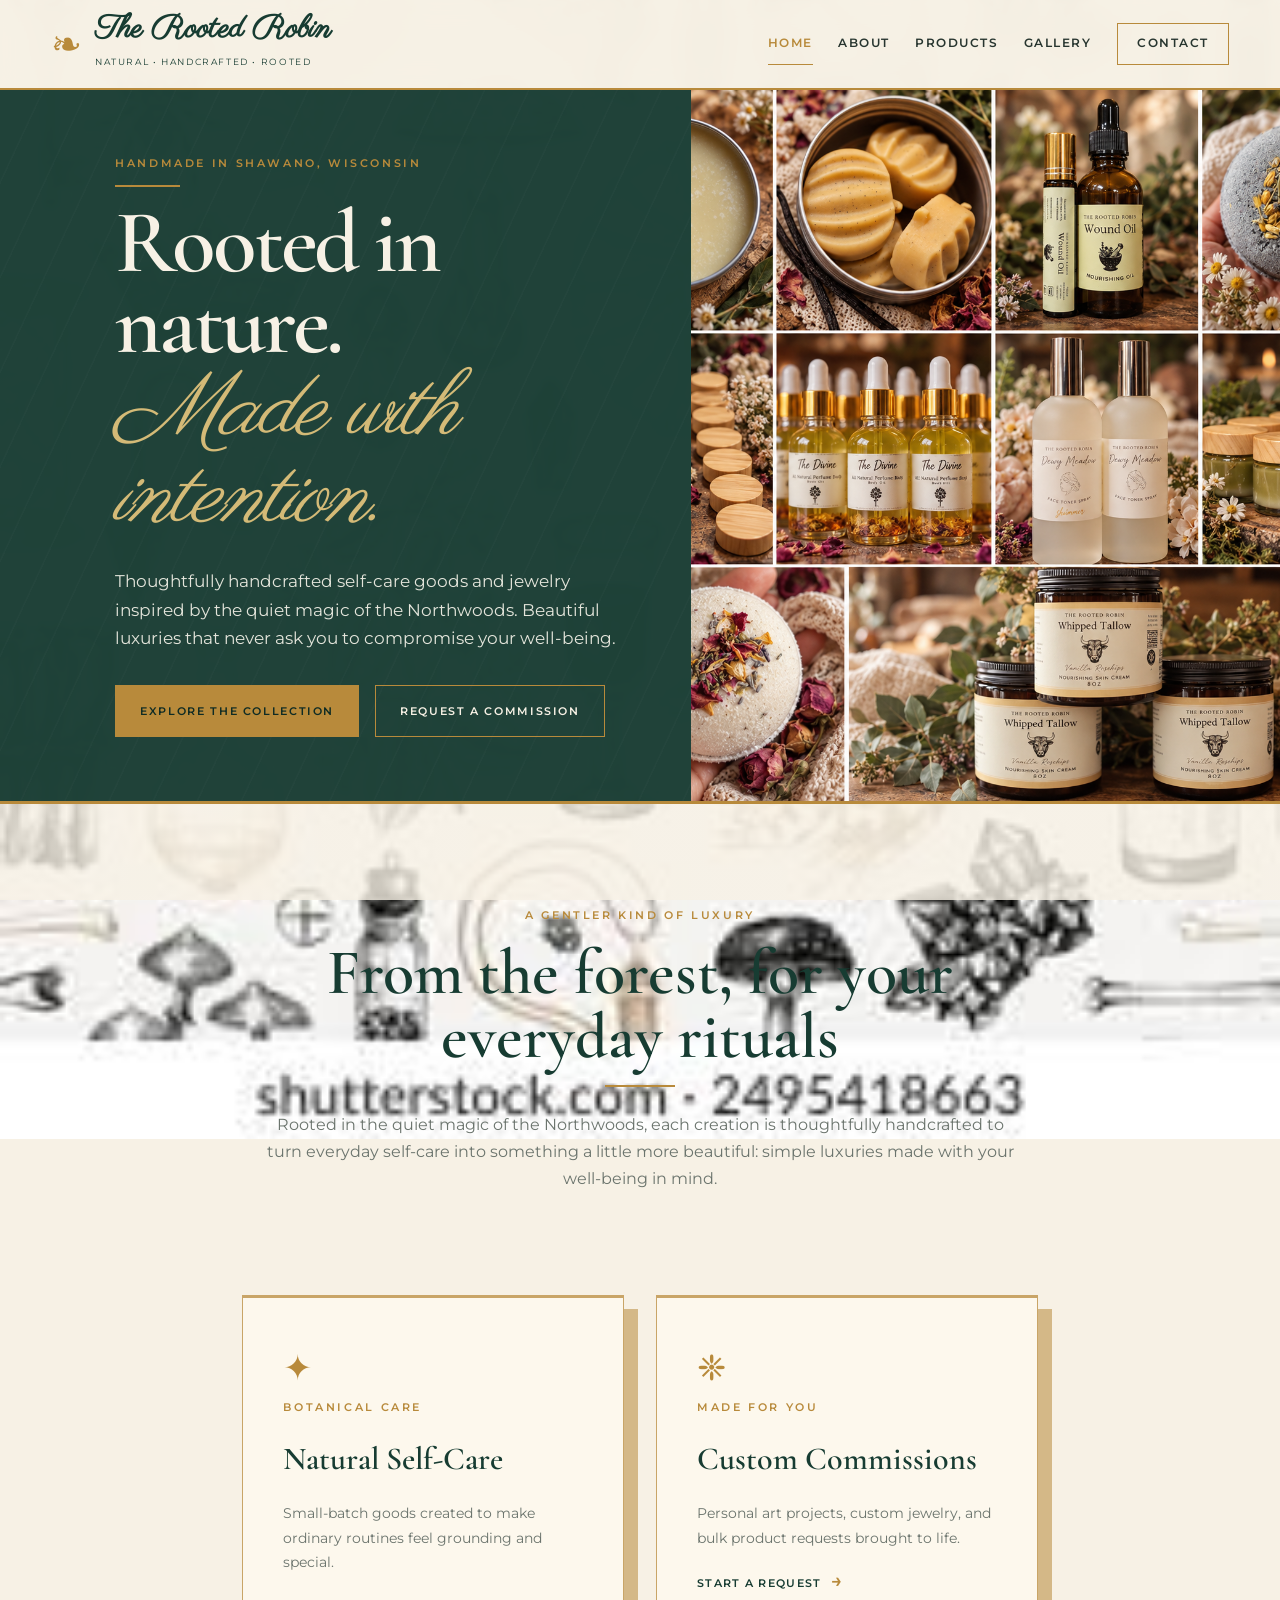
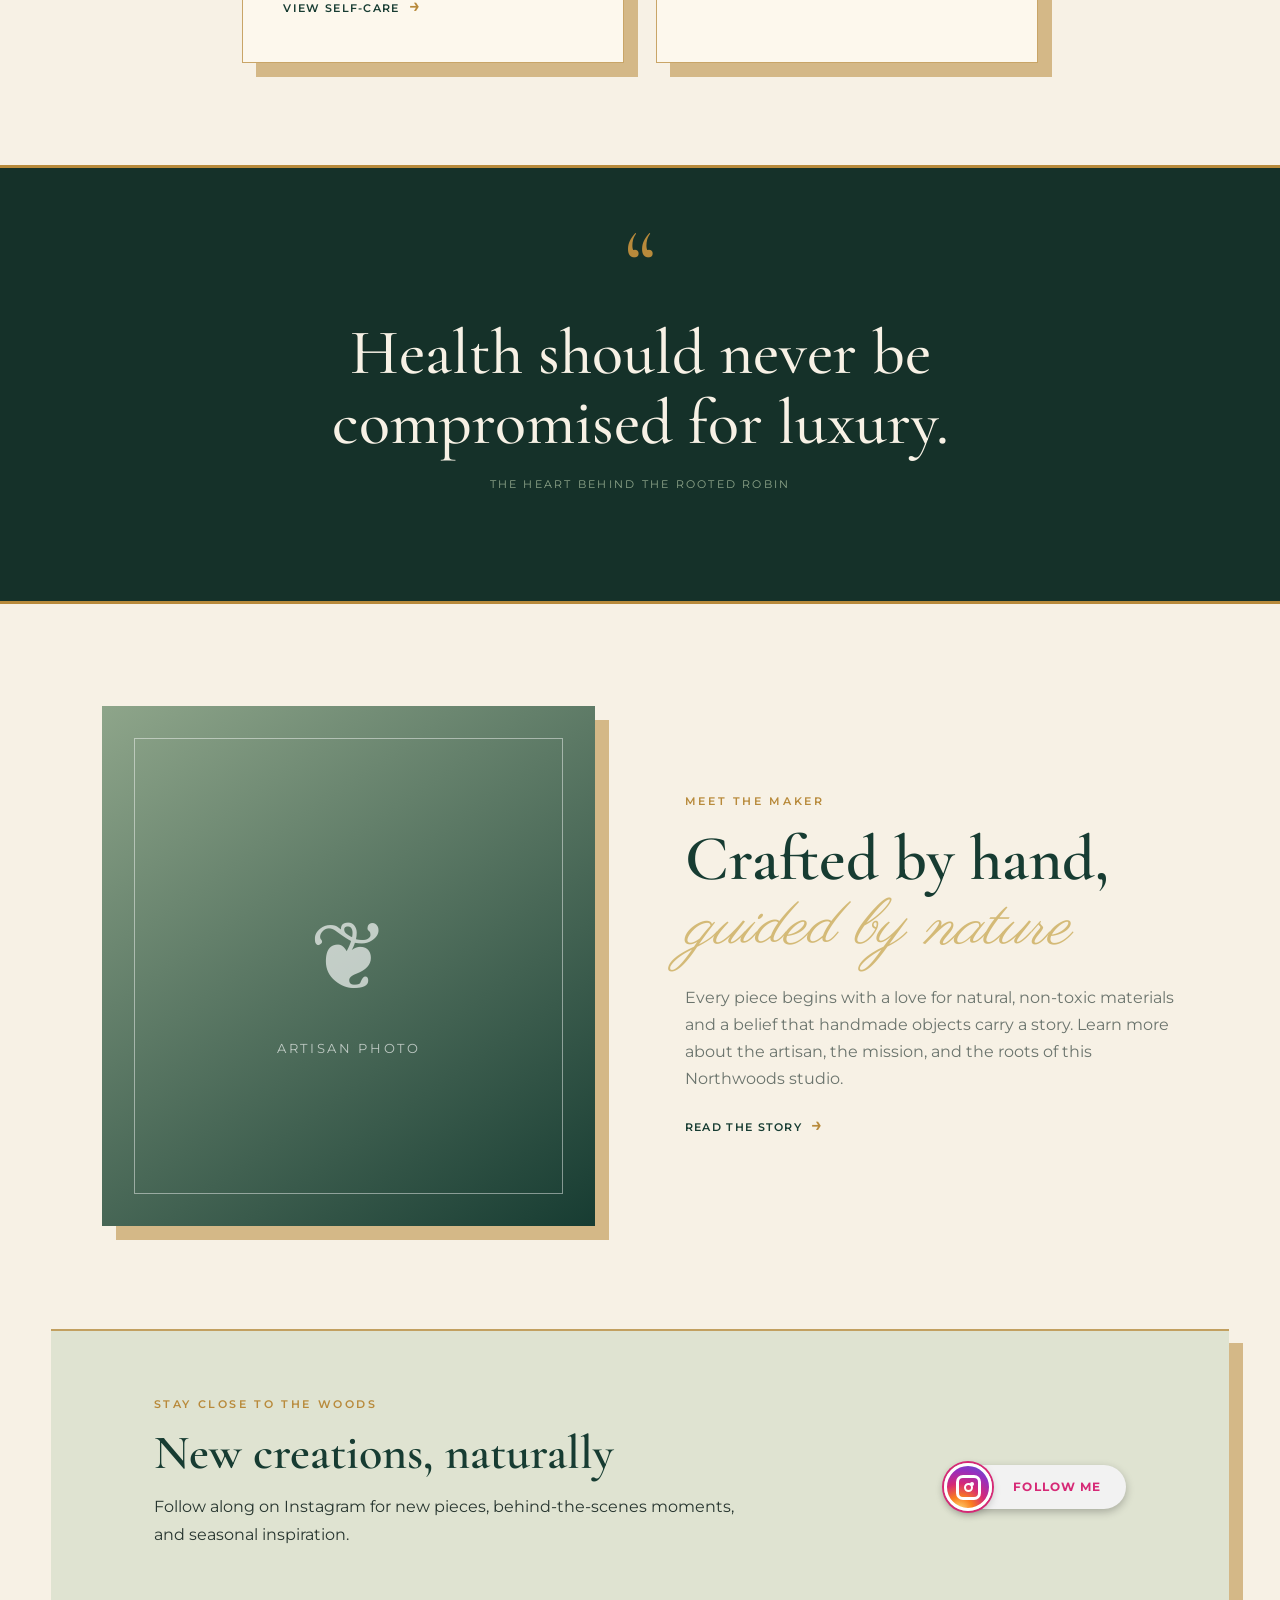
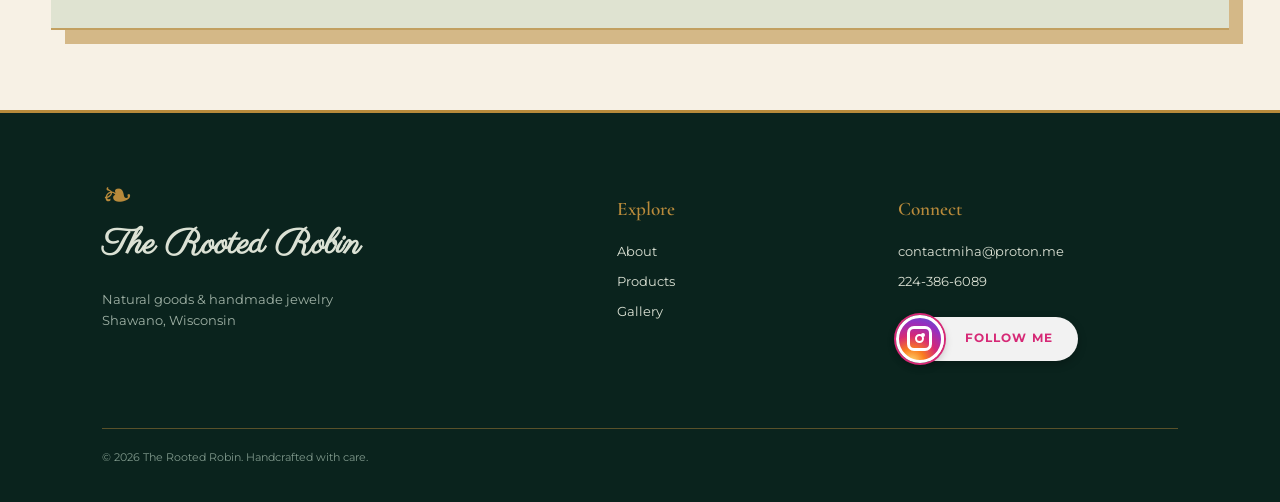
<file: index.html>
<!doctype html>
<html lang="en">
<!-- =========================================================
                    PAGE HEAD
========================================================= -->
  <head>
    <meta charset="utf-8" />
    <meta
      name="viewport"
      content="width=device-width, initial-scale=1"
    />
<!-- =========================================================
                    PAGE DESCRIPTION
========================================================= -->
    <meta
      name="description"
      content="The Rooted Robin creates natural self-care goods and handcrafted jewelry in Shawano, Wisconsin."
    />
    <title>
      The Rooted Robin | Natural Goods &amp; Handmade Jewelry
    </title>
<!-- =========================================================
                    GOOGLE FONTS
========================================================= -->
    <link rel="preconnect" href="https://fonts.googleapis.com" />
    <link
      rel="preconnect"
      href="https://fonts.gstatic.com"
      crossorigin
    />
    <link
      href="https://fonts.googleapis.com/css2?family=Cormorant+Garamond:wght@500;600;700&family=Montserrat:wght@400;500;600&family=Parisienne&display=swap"
      rel="stylesheet"
    />
<!-- =========================================================
                    CSS STYLESHEET
========================================================= -->
    <link rel="stylesheet" href="CSS/style.css" />
<!-- =========================================================
                    JAVASCRIPT FILE
========================================================= -->
    <script src="js/script.js" defer></script>
  </head>
  <body>
<!-- =========================================================
                    SKIP TO CONTENT LINK
========================================================= -->
    <a class="skip-link" href="#main">
      Skip to content
    </a>
<!-- =========================================================
                    HEADER
========================================================= -->
    <header class="site-header">
<!-- =========================================================
                    WEBSITE BRAND
========================================================= -->
      <a
        class="brand"
        href="index.html"
        aria-label="The Rooted Robin home"
      >
        <span class="brand-mark" aria-hidden="true">
          ❧
        </span>
        <span>
          <strong>The Rooted Robin</strong>
          <small>Natural • Handcrafted • Rooted</small>
        </span>
      </a>
<!-- =========================================================
                    MOBILE MENU BUTTON
========================================================= -->
      <button
        class="menu-button"
        aria-expanded="false"
        aria-controls="main-navigation"
      >
        Menu
      </button>
<!-- =========================================================
                    MAIN NAVIGATION
========================================================= -->
      <nav
        id="main-navigation"
        class="main-nav"
        aria-label="Main navigation"
      >
        <a class="active" href="index.html">
          Home
        </a>
        <a href="about.html">
          About
        </a>
        <a href="products.html">
          Products
        </a>
        <a href="gallery.html">
          Gallery
        </a>
        <a class="nav-cta" href="contact.html">
          Contact
        </a>
      </nav>
    </header>
<!-- =========================================================
                    MAIN PAGE CONTENT
========================================================= -->
    <main id="main">
<!-- =========================================================
                    HOME PAGE HERO
========================================================= -->
      <section class="hero">
<!-- =========================================================
                    HERO TEXT
========================================================= -->
        <div class="hero-copy reveal">
          <p class="eyebrow">
            Handmade in Shawano, Wisconsin
          </p>
          <h1>
            Rooted in nature.<br />
            <em>Made with intention.</em>
          </h1>
          <p>
            Thoughtfully handcrafted self-care goods and jewelry inspired by the
            quiet magic of the Northwoods. Beautiful luxuries that never ask you
            to compromise your well-being.
          </p>
<!-- =========================================================
                    HERO BUTTONS
========================================================= -->
          <div class="button-row">
            <a
              class="button button-primary"
              href="products.html"
            >
              Explore the collection
            </a>
            <a
              class="button button-ghost"
              href="contact.html"
            >
              Request a commission
            </a>
          </div>
        </div>
<!-- =========================================================
                    HERO IMAGE
========================================================= -->
        <div class="hero-art reveal">
          <img
            class="hero-image"
            src="img/Stock.jpg"
            alt="Handcrafted Rooted Robin products"
          />
        </div>
      </section>
<!-- =========================================================
                    INTRODUCTION SECTION
========================================================= -->
      <section class="intro section-pad reveal">
        <p class="eyebrow">
          A gentler kind of luxury
        </p>
        <h2>
          From the forest, for your everyday rituals
        </h2>
        <p class="wide-copy">
          Rooted in the quiet magic of the Northwoods, each creation is
          thoughtfully handcrafted to turn everyday self-care into something a
          little more beautiful: simple luxuries made with your well-being in mind.
        </p>
      </section>
<!-- =========================================================
                    PRODUCT CATEGORIES
========================================================= -->
      <section class="category-grid section-pad">
<!-- =========================================================
                    NATURAL SELF-CARE
========================================================= -->
        <article class="category-card reveal">
          <span class="card-icon">
            ✦
          </span>
          <p class="eyebrow">
            Botanical care
          </p>
          <h3>
            Natural Self-Care
          </h3>
          <p>
            Small-batch goods created to make ordinary routines feel grounding
            and special.
          </p>
          <a href="products.html#self-care">
            View self-care <span>→</span>
          </a>
        </article>
<!-- =========================================================
                    CUSTOM COMMISSIONS
========================================================= -->
        <article class="category-card reveal">
          <span class="card-icon">
            ❈
          </span>
          <p class="eyebrow">
            Made for you
          </p>
          <h3>
            Custom Commissions
          </h3>
          <p>
            Personal art projects, custom jewelry, and bulk product requests
            brought to life.
          </p>
          <a href="contact.html">
            Start a request <span>→</span>
          </a>
        </article>
      </section>
<!-- =========================================================
                    MISSION STATEMENT
========================================================= -->
      <section class="mission-band">
        <div class="mission-quote reveal">
          <span aria-hidden="true">
            “
          </span>
          <blockquote>
            Health should never be compromised for luxury.
          </blockquote>
          <p>
            The heart behind The Rooted Robin
          </p>
        </div>
      </section>
<!-- =========================================================
                    MEET THE MAKER SECTION
========================================================= -->
      <section class="split section-pad">
<!-- =========================================================
                    ARTISAN PHOTO
========================================================= -->
        <div class="artisan-art reveal">
          <div class="portrait-placeholder">
            <span>
              ❦
            </span>
            <small>
              Artisan photo
            </small>
          </div>
        </div>
<!-- =========================================================
                    ARTISAN INFORMATION
========================================================= -->
        <div class="split-copy reveal">
          <p class="eyebrow">
            Meet the maker
          </p>
          <h2>
            Crafted by hand,<br />
            <em>guided by nature</em>
          </h2>
          <p>
            Every piece begins with a love for natural, non-toxic materials and
            a belief that handmade objects carry a story. Learn more about the
            artisan, the mission, and the roots of this Northwoods studio.
          </p>
          <a
            class="text-link"
            href="about.html"
          >
            Read the story <span>→</span>
          </a>
        </div>
      </section>
<!-- =========================================================
                    INSTAGRAM SECTION
========================================================= -->
      <section class="newsletter section-pad reveal">
        <div>
          <p class="eyebrow">
            Stay close to the woods
          </p>
          <h2>
            New creations, naturally
          </h2>
          <p>
            Follow along on Instagram for new pieces, behind-the-scenes moments,
            and seasonal inspiration.
          </p>
        </div>
<!-- =========================================================
                    INSTAGRAM FOLLOW BUTTON
========================================================= -->
        <a
          href="https://www.instagram.com/the.rooted.robin/"
          target="_blank"
          rel="noopener noreferrer"
          class="instagram-button"
          aria-label="Follow The Rooted Robin on Instagram"
        >
          <span
            class="instagram-icon"
            aria-hidden="true"
          >
            <span class="instagram-camera">
              <span class="instagram-lens"></span>
              <span class="instagram-dot"></span>
            </span>
          </span>
          <span class="instagram-text">
            FOLLOW ME
          </span>
        </a>
      </section>
    </main>
<!-- =========================================================
                    FOOTER
========================================================= -->
    <footer class="site-footer">
<!-- =========================================================
                    FOOTER BRAND INFORMATION
========================================================= -->
      <div class="footer-brand">
        <span class="brand-mark">
          ❧
        </span>
        <strong>
          The Rooted Robin
        </strong>
        <p>
          Natural goods &amp; handmade jewelry<br />
          Shawano, Wisconsin
        </p>
      </div>
<!-- =========================================================
                    FOOTER EXPLORE LINKS
========================================================= -->
      <div>
        <h2>
          Explore
        </h2>
        <a href="about.html">
          About
        </a>
        <a href="products.html">
          Products
        </a>
        <a href="gallery.html">
          Gallery
        </a>
      </div>
<!-- =========================================================
                    FOOTER CONTACT INFORMATION
========================================================= -->
      <div>
        <h2>
          Connect
        </h2>
        <a href="mailto:contactmiha@proton.me">
          contactmiha@proton.me
        </a>
        <a href="tel:+12243866089">
          224-386-6089
        </a>
<!-- =========================================================
                    INSTAGRAM FOLLOW BUTTON
========================================================= -->
        <a
          href="https://www.instagram.com/the.rooted.robin/"
          target="_blank"
          rel="noopener noreferrer"
          class="instagram-button"
          aria-label="Follow The Rooted Robin on Instagram"
        >
          <span
            class="instagram-icon"
            aria-hidden="true"
          >
            <span class="instagram-camera">
              <span class="instagram-lens"></span>
              <span class="instagram-dot"></span>
            </span>
          </span>
          <span class="instagram-text">
            FOLLOW ME
          </span>
        </a>
      </div>
<!-- =========================================================
                    COPYRIGHT
========================================================= -->
      <p class="copyright">
        © <span data-year></span>
        The Rooted Robin. Handcrafted with care.
      </p>
    </footer>
  </body>
</html>
</file>
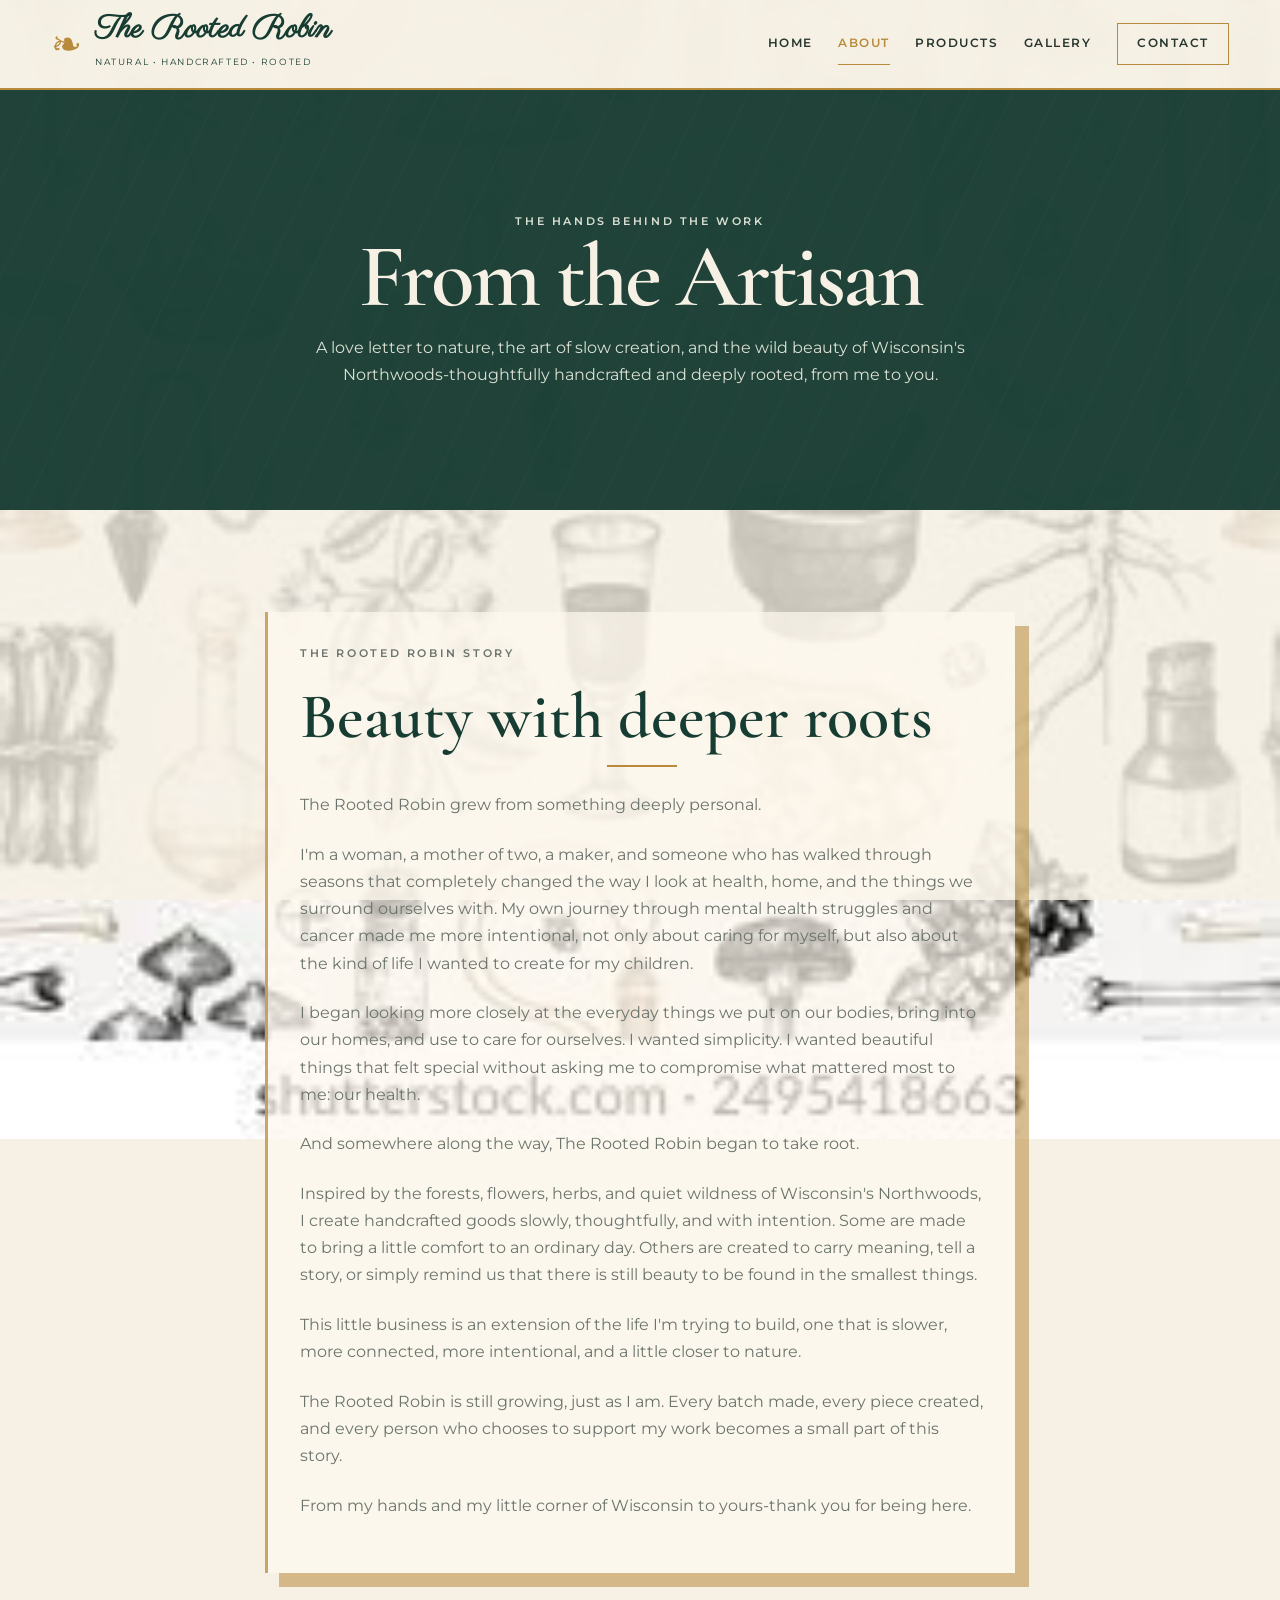
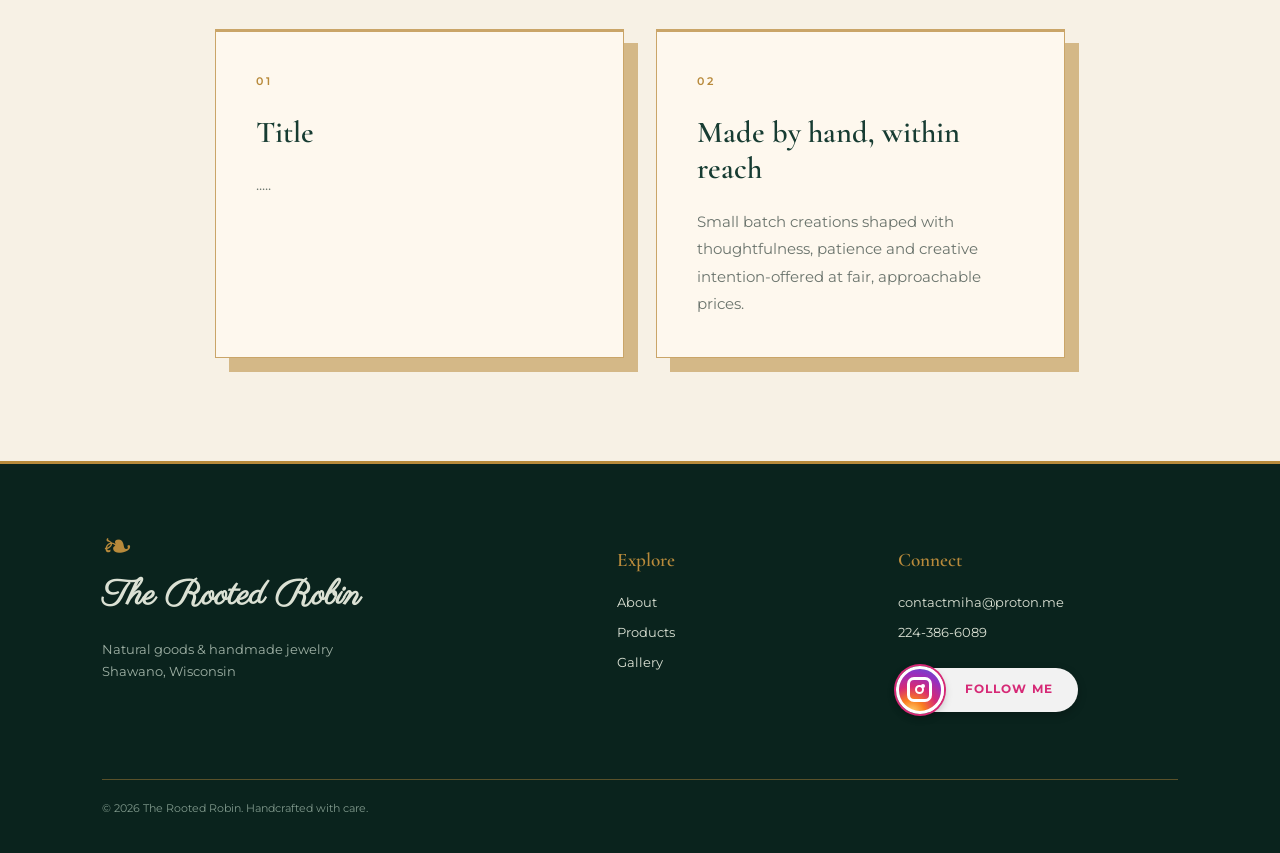
<file: about.html>
<!doctype html>
<html lang="en">
  <head>
    <meta charset="utf-8" />
    <meta name="viewport" content="width=device-width, initial-scale=1" />
    <meta
      name="description"
      content="Meet the artisan behind The Rooted Robin."
    />
    <title>From the Artisan | The Rooted Robin</title>
    <link rel="preconnect" href="https://fonts.googleapis.com" />
    <link rel="preconnect" href="https://fonts.gstatic.com" crossorigin />
    <link
      href="https://fonts.googleapis.com/css2?family=Cormorant+Garamond:wght@500;600;700&family=Montserrat:wght@400;500;600&family=Parisienne&display=swap"
      rel="stylesheet"
    />
    <link rel="stylesheet" href="CSS/style.css" />
    <script src="js/script.js" defer></script>
  </head>
  <body>
<!-- =========================================================
                    SKIP TO CONTENT LINK
========================================================= -->
    <a class="skip-link" href="#main">Skip to content</a>
<!-- =========================================================
                    HEADER
========================================================= -->
    <header class="site-header">
<!-- =========================================================
                    WEBSITE BRAND
========================================================= -->
      <a class="brand" href="index.html" aria-label="The Rooted Robin home">
        <span class="brand-mark" aria-hidden="true">❧</span>
        <span>
          <strong>The Rooted Robin</strong>
          <small>Natural • Handcrafted • Rooted</small>
        </span>
      </a>
<!-- =========================================================
                    MOBILE MENU BUTTON
========================================================= -->
      <button
        class="menu-button"
        aria-expanded="false"
        aria-controls="main-navigation"
      >
        Menu
      </button>
<!-- =========================================================
                    MAIN NAVIGATION
========================================================= -->
      <nav id="main-navigation" class="main-nav" aria-label="Main navigation">
        <a href="index.html">Home</a>
        <a class="active" href="about.html">About</a>
        <a href="products.html">Products</a>
        <a href="gallery.html">Gallery</a>
        <a class="nav-cta" href="contact.html">Contact</a>
      </nav>
    </header>
<!-- =========================================================
                    MAIN PAGE CONTENT
========================================================= -->
    <main id="main">
<!-- =========================================================
                    ABOUT PAGE HERO
========================================================= -->
      <section class="page-hero">
        <div>
          <p class="eyebrow">The hands behind the work</p>
          <h1>From the Artisan</h1>
          <p>
            A love letter to nature, the art of slow creation,
            and the wild beauty of Wisconsin's Northwoods-thoughtfully
            handcrafted and deeply rooted, from me to you.
          </p>
        </div>
      </section>
<!-- =========================================================
                    ROOTED ROBIN STORY
========================================================= -->
      <section class="content-section section-pad">
        <div class="prose reveal">
          <p class="eyebrow">The Rooted Robin story</p>
          <h2>Beauty with deeper roots</h2>
          <p>
            The Rooted Robin grew from something deeply personal.
          </p>
          <p>
            I'm a woman, a mother of two, a maker, and someone who has walked
            through seasons that completely changed the way I look at health,
            home, and the things we surround ourselves with. My own journey through
            mental health struggles and cancer made me more intentional, not only
            about caring for myself, but also about the kind of life I wanted to
            create for my children.
          </p>
          <p>
            I began looking more closely at the everyday things we put on our bodies,
            bring into our homes, and use to care for ourselves. I wanted simplicity.
            I wanted beautiful things that felt special without asking me to
            compromise what mattered most to me: our health.
          </p>
          <p>
            And somewhere along the way, The Rooted Robin began to take root.
          </p>
          <p>
            Inspired by the forests, flowers, herbs, and quiet wildness of
            Wisconsin's Northwoods, I create handcrafted goods slowly, thoughtfully,
            and with intention. Some are made to bring a little comfort to an
            ordinary day. Others are created to carry meaning, tell a story, or
            simply remind us that there is still beauty to be found in the smallest things.
          </p>
          <p>
            This little business is an extension of the life I'm trying to build,
            one that is slower, more connected, more intentional, and a little
            closer to nature.
          </p>
          <p>
            The Rooted Robin is still growing, just as I am. Every batch made,
            every piece created, and every person who chooses to support my work
            becomes a small part of this story.
          </p>
          <p>
            From my hands and my little corner of Wisconsin to yours-thank you
            for being here.
          </p>
        </div>
<!-- =========================================================
                    VALUES SECTION
========================================================= -->
        <div class="values-grid">
<!-- =========================================================
                    VALUE 01
========================================================= -->
          <article class="value reveal">
            <p class="eyebrow">01</p>
            <h3>Title</h3>
            <p>
              .....
            </p>
          </article>
<!-- =========================================================
                    VALUE 02
========================================================= -->
          <article class="value reveal">
            <p class="eyebrow">02</p>
            <h3>Made by hand, within reach</h3>
            <p>
              Small batch creations shaped with thoughtfulness, patience and
              creative intention-offered at fair, approachable prices.
            </p>
          </article>
        </div>
      </section>
    </main>
<!-- =========================================================
                    FOOTER
========================================================= -->
    <footer class="site-footer">
<!-- =========================================================
                    FOOTER BRAND INFORMATION
========================================================= -->
      <div class="footer-brand">
        <span class="brand-mark">❧</span>
        <strong>The Rooted Robin</strong>
        <p>
          Natural goods & handmade jewelry<br />
          Shawano, Wisconsin
        </p>
      </div>
<!-- =========================================================
                    FOOTER EXPLORE LINKS
========================================================= -->
      <div>
        <h2>Explore</h2>
        <a href="about.html">About</a>
        <a href="products.html">Products</a>
        <a href="gallery.html">Gallery</a>
      </div>
<!-- =========================================================
                    FOOTER CONTACT INFORMATION
========================================================= -->
      <div>
        <h2>Connect</h2>
        <a href="mailto:contactmiha@proton.me">
          contactmiha@proton.me
        </a>
        <a href="tel:+12243866089">
          224-386-6089
        </a>
<!-- =========================================================
                    INSTAGRAM FOLLOW BUTTON
========================================================= -->
        <a
          href="https://www.instagram.com/the.rooted.robin/"
          target="_blank"
          rel="noopener noreferrer"
          class="instagram-button"
          aria-label="Follow The Rooted Robin on Instagram"
        >
          <span class="instagram-icon" aria-hidden="true">
            <span class="instagram-camera">
              <span class="instagram-lens"></span>
              <span class="instagram-dot"></span>
            </span>
          </span>
          <span class="instagram-text">FOLLOW ME</span>
        </a>
      </div>
<!-- =========================================================
                    COPYRIGHT
========================================================= -->
      <p class="copyright">
        © <span data-year></span> The Rooted Robin. Handcrafted with care.
      </p>
    </footer>
  </body>
</html>
</file>
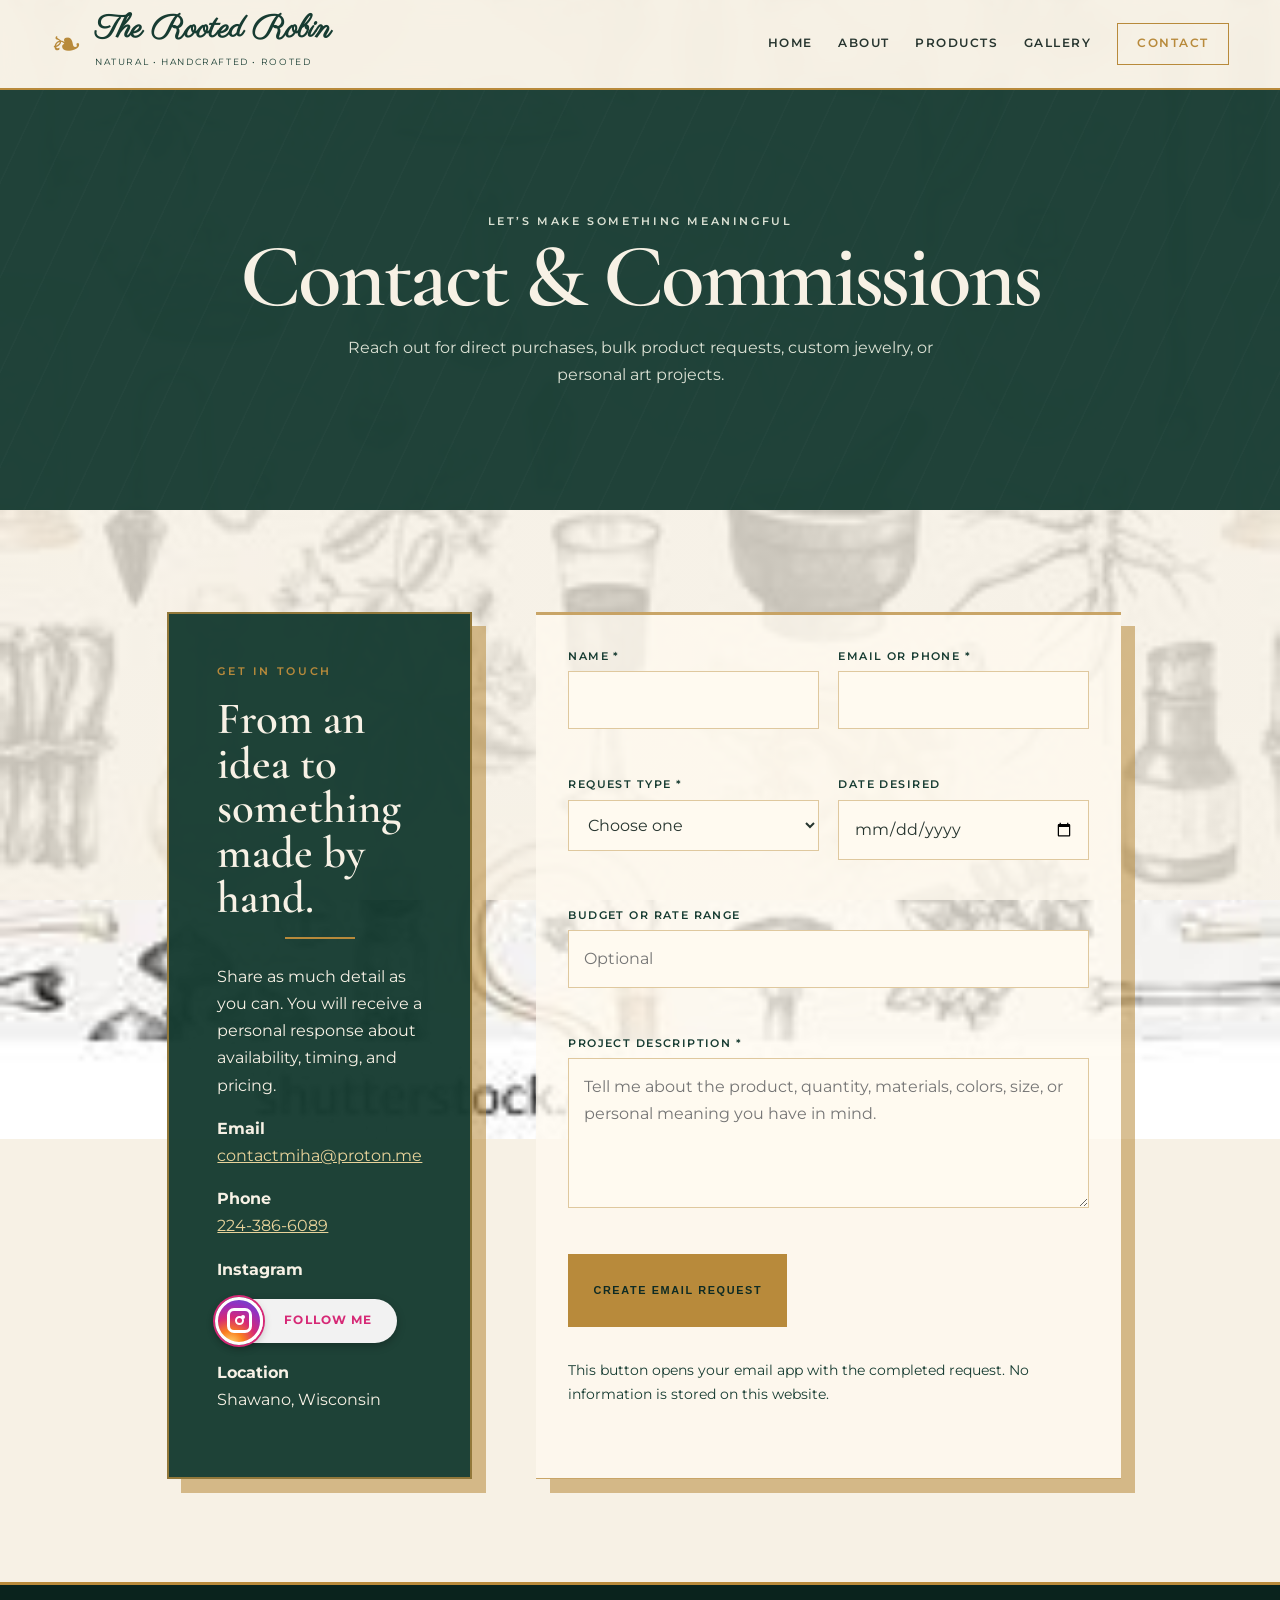
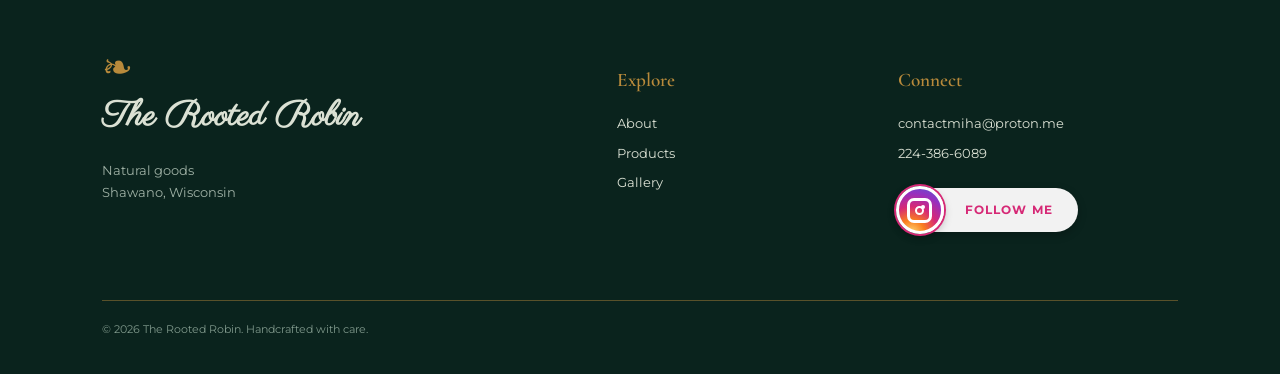
<file: contact.html>
<!doctype html>
<html lang="en">
  <head>
    <meta charset="utf-8" />
    <meta name="viewport" content="width=device-width, initial-scale=1" />
    <meta
      name="description"
      content="Contact The Rooted Robin for purchases, bulk orders, and custom commissions."
    />
    <title>Contact | The Rooted Robin</title>
    <link rel="preconnect" href="https://fonts.googleapis.com" />
    <link rel="preconnect" href="https://fonts.gstatic.com" crossorigin />
    <link
      href="https://fonts.googleapis.com/css2?family=Cormorant+Garamond:wght@500;600;700&family=Montserrat:wght@400;500;600&family=Parisienne&display=swap"
      rel="stylesheet"
    />
    <link rel="stylesheet" href="CSS/style.css" />
    <script src="js/script.js" defer></script>
  </head>
  <body>
<!-- =========================================================
                    SKIP TO CONTENT LINK
========================================================= -->
    <a class="skip-link" href="#main">Skip to content</a>
<!-- =========================================================
                    HEADER
========================================================= -->
    <header class="site-header">
<!-- =========================================================
                    WEBSITE BRAND
========================================================= -->
      <a class="brand" href="index.html">
        <span class="brand-mark">❧</span>
        <span>
          <strong>The Rooted Robin</strong>
          <small>Natural • Handcrafted • Rooted</small>
        </span>
      </a>
<!-- =========================================================
                    MOBILE MENU BUTTON
========================================================= -->
      <button
        class="menu-button"
        aria-expanded="false"
        aria-controls="main-navigation"
      >
        Menu
      </button>
<!-- =========================================================
                    MAIN NAVIGATION
========================================================= -->
      <nav
        id="main-navigation"
        class="main-nav"
        aria-label="Main navigation"
      >
        <a href="index.html">Home</a>
        <a href="about.html">About</a>
        <a href="products.html">Products</a>
        <a href="gallery.html">Gallery</a>
        <a class="nav-cta active" href="contact.html">Contact</a>
      </nav>
    </header>
<!-- =========================================================
                    MAIN PAGE CONTENT
========================================================= -->
    <main id="main">
<!-- =========================================================
                    CONTACT PAGE HERO
========================================================= -->
      <section class="page-hero">
        <div>
          <p class="eyebrow">Let’s make something meaningful</p>
          <h1>Contact &amp; Commissions</h1>
          <p>
            Reach out for direct purchases, bulk product requests, custom
            jewelry, or personal art projects.
          </p>
        </div>
      </section>
<!-- =========================================================
                    CONTACT SECTION
========================================================= -->
      <section class="content-section section-pad contact-layout">
<!-- =========================================================
                    CONTACT INFORMATION
========================================================= -->
        <aside class="contact-details reveal">
          <p class="eyebrow">Get in touch</p>
          <h2>From an idea to something made by hand.</h2>
          <p>
            Share as much detail as you can. You will receive a personal
            response about availability, timing, and pricing.
          </p>
<!-- =========================================================
                    EMAIL
========================================================= -->
          <p>
            <strong>Email</strong><br />
            <a href="mailto:contactmiha@proton.me">
              contactmiha@proton.me
            </a>
          </p>
<!-- =========================================================
                    PHONE
========================================================= -->
          <p>
            <strong>Phone</strong><br />
            <a href="tel:+12243866089">
              224-386-6089
            </a>
          </p>
<!-- =========================================================
                    INSTAGRAM
========================================================= -->
          <p>
            <strong>Instagram</strong><br />
            <a
              href="https://www.instagram.com/the.rooted.robin/"
              target="_blank"
              rel="noopener noreferrer"
              class="instagram-button"
              aria-label="Follow The Rooted Robin on Instagram"
            >
              <span class="instagram-icon" aria-hidden="true">
                <span class="instagram-camera">
                  <span class="instagram-lens"></span>
                  <span class="instagram-dot"></span>
                </span>
              </span>
              <span class="instagram-text">FOLLOW ME</span>
            </a>
          </p>
<!-- =========================================================
                    LOCATION
========================================================= -->
          <p>
            <strong>Location</strong><br />
            Shawano, Wisconsin
          </p>
        </aside>
<!-- =========================================================
                    COMMISSION REQUEST FORM
========================================================= -->
        <form id="commission-form" class="contact-form reveal">
<!-- =========================================================
                    NAME FIELD
========================================================= -->
          <div class="form-field">
            <label for="name">Name *</label>
            <input id="name" name="name" type="text" required />
          </div>
<!-- =========================================================
                    EMAIL OR PHONE FIELD
========================================================= -->
          <div class="form-field">
            <label for="contact">Email or phone *</label>
            <input id="contact" name="contact" type="text" required />
          </div>
<!-- =========================================================
                    REQUEST TYPE
========================================================= -->
          <div class="form-field">
            <label for="requestType">Request type *</label>
            <select id="requestType" name="requestType" required>
              <option value="">Choose one</option>
              <option value="Direct product purchase">
                Direct product purchase
              </option>
              <option value="Bulk product request">
                Bulk product request
              </option>
              <option value="Custom jewelry">
                Custom jewelry
              </option>
              <option value="Personal art project">
                Personal art project
              </option>
              <option value="Other">
                Other
              </option>
            </select>
          </div>
<!-- =========================================================
                    DESIRED DATE
========================================================= -->
          <div class="form-field">
            <label for="date">Date desired</label>
            <input id="date" name="date" type="date" />
          </div>
<!-- =========================================================
                    BUDGET OR RATE
========================================================= -->
          <div class="form-field full">
            <label for="rate">Budget or rate range</label>
            <input
              id="rate"
              name="rate"
              type="text"
              placeholder="Optional"
            />
          </div>
<!-- =========================================================
                    PROJECT DESCRIPTION
========================================================= -->
          <div class="form-field full">
            <label for="description">Project description *</label>
            <textarea
              id="description"
              name="description"
              required
              placeholder="Tell me about the product, quantity, materials, colors, size, or personal meaning you have in mind."
            ></textarea>
          </div>
<!-- =========================================================
                    SUBMIT BUTTON
========================================================= -->
          <button class="button button-primary" type="submit">
            Create email request
          </button>
<!-- =========================================================
                    FORM MESSAGE
========================================================= -->
          <p class="form-message" aria-live="polite">
            This button opens your email app with the completed request. No
            information is stored on this website.
          </p>
        </form>
      </section>
    </main>
<!-- =========================================================
                    FOOTER
========================================================= -->
    <footer class="site-footer">
<!-- =========================================================
                    FOOTER BRAND INFORMATION
========================================================= -->
      <div class="footer-brand">
        <span class="brand-mark">❧</span>
        <strong>The Rooted Robin</strong>
        <p>
          Natural goods<br />
          Shawano, Wisconsin
        </p>
      </div>
<!-- =========================================================
                    FOOTER EXPLORE LINKS
========================================================= -->
      <div>
        <h2>Explore</h2>
        <a href="about.html">About</a>
        <a href="products.html">Products</a>
        <a href="gallery.html">Gallery</a>
      </div>
<!-- =========================================================
                    FOOTER CONTACT INFORMATION
========================================================= -->
      <div>
        <h2>Connect</h2>
        <a href="mailto:contactmiha@proton.me">
          contactmiha@proton.me
        </a>
        <a href="tel:+12243866089">
          224-386-6089
        </a>
<!-- =========================================================
                    INSTAGRAM FOLLOW BUTTON
========================================================= -->
        <a
          href="https://www.instagram.com/the.rooted.robin/"
          target="_blank"
          rel="noopener noreferrer"
          class="instagram-button"
          aria-label="Follow The Rooted Robin on Instagram"
        >
          <span class="instagram-icon" aria-hidden="true">
            <span class="instagram-camera">
              <span class="instagram-lens"></span>
              <span class="instagram-dot"></span>
            </span>
          </span>
          <span class="instagram-text">FOLLOW ME</span>
        </a>
      </div>
<!-- =========================================================
                    COPYRIGHT
========================================================= -->
      <p class="copyright">
        © <span data-year></span> The Rooted Robin. Handcrafted with care.
        </html>
      </p>
    </footer>
  </body>
</html>
</file>
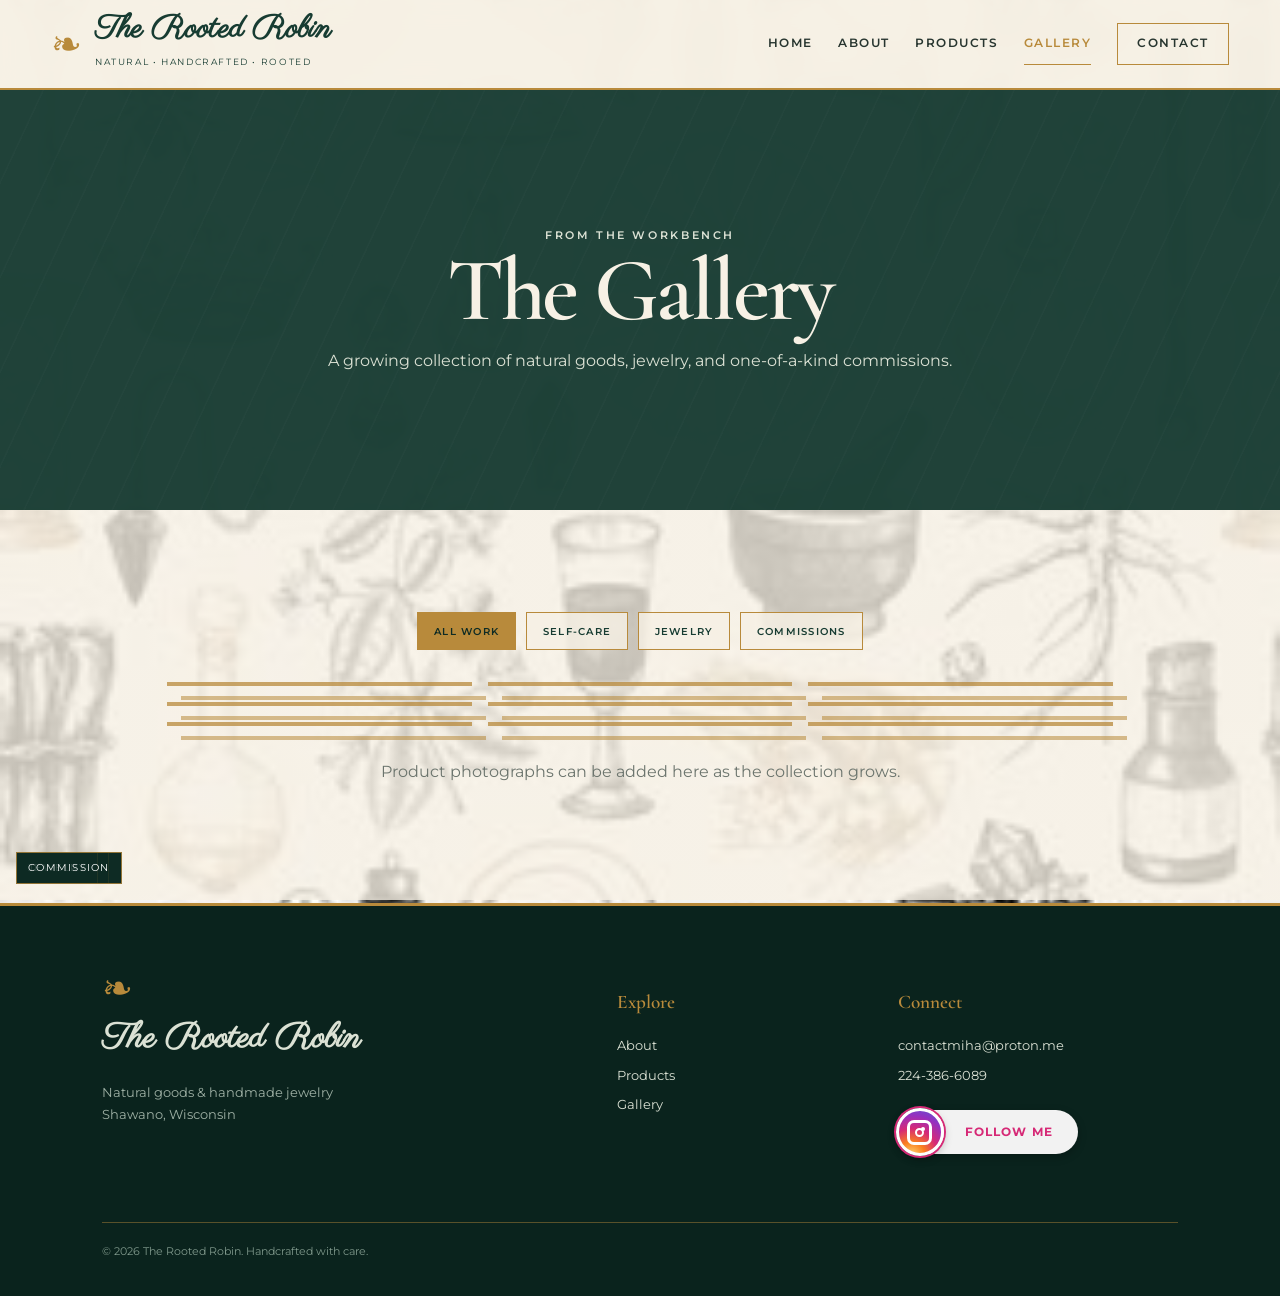
<file: gallery.html>
<!doctype html>
<html lang="en">
  <head>
    <meta charset="utf-8" />
    <meta name="viewport" content="width=device-width, initial-scale=1" />
    <meta
      name="description"
      content="Gallery of handcrafted work from The Rooted Robin."
    />
    <title>Gallery | The Rooted Robin</title>
    <link rel="preconnect" href="https://fonts.googleapis.com" />
    <link rel="preconnect" href="https://fonts.gstatic.com" crossorigin />
    <link
      href="https://fonts.googleapis.com/css2?family=Cormorant+Garamond:wght@500;600;700&family=Montserrat:wght@400;500;600&family=Parisienne&display=swap"
      rel="stylesheet"
    />
    <link rel="stylesheet" href="CSS/style.css" />
    <script src="js/script.js" defer></script>
  </head>
  <body>
<!-- =========================================================
                    SKIP TO CONTENT LINK
========================================================= -->
    <a class="skip-link" href="#main">Skip to content</a>
<!-- =========================================================
                    HEADER
========================================================= -->
    <header class="site-header">
<!-- =========================================================
                    WEBSITE BRAND
========================================================= -->
      <a class="brand" href="index.html">
        <span class="brand-mark">❧</span>
        <span>
          <strong>The Rooted Robin</strong>
          <small>Natural • Handcrafted • Rooted</small>
        </span>
      </a>
<!-- =========================================================
                    MOBILE MENU BUTTON
========================================================= -->
      <button
        class="menu-button"
        aria-expanded="false"
        aria-controls="main-navigation"
      >
        Menu
      </button>
<!-- =========================================================
                  MAIN NAVIGATION
========================================================= -->
      <nav
        id="main-navigation"
        class="main-nav"
        aria-label="Main navigation"
      >
        <a href="index.html">Home</a>
        <a href="about.html">About</a>
        <a href="products.html">Products</a>
        <a class="active" href="gallery.html">Gallery</a>
        <a class="nav-cta" href="contact.html">Contact</a>
      </nav>
    </header>
<!-- =========================================================
                    MAIN PAGE CONTENT
========================================================= -->
    <main id="main">
<!-- =========================================================
                    GALLERY PAGE HERO
========================================================= -->
      <section class="page-hero">
        <div>
          <p class="eyebrow">From the workbench</p>
          <h1>The Gallery</h1>
          <p>
            A growing collection of natural goods, jewelry, and one-of-a-kind
            commissions.
          </p>
        </div>
      </section>
<!-- =========================================================
                    GALLERY CONTENT SECTION
========================================================= -->
      <section class="content-section section-pad">
<!-- =========================================================
                    GALLERY FILTER BUTTONS
========================================================= -->
        <div class="filters" aria-label="Gallery filters">
          <button
            class="filter active"
            data-filter="all"
          >
            All work
          </button>
          <button
            class="filter"
            data-filter="care"
          >
            Self-care
          </button>
          <button
            class="filter"
            data-filter="jewelry"
          >
            Jewelry
          </button>
          <button
            class="filter"
            data-filter="custom"
          >
            Commissions
          </button>
        </div>
<!-- =========================================================
                    GALLERY GRID
========================================================= -->
        <div class="gallery-grid">
<!-- =========================================================
                    SELF-CARE ITEM
========================================================= -->
          <div class="gallery-item reveal" data-category="care">
            <span>Self-care</span>
          </div>
<!-- =========================================================
                    JEWELRY ITEM
========================================================= -->
          <div class="gallery-item reveal" data-category="jewelry">
            <span>Jewelry</span>
          </div>
<!-- =========================================================
                    COMMISSION ITEM
========================================================= -->
          <div class="gallery-item reveal" data-category="custom">
            <span>Commission</span>
          </div>
<!-- =========================================================
                    JEWELRY ITEM
========================================================= -->
          <div class="gallery-item reveal" data-category="jewelry">
            <span>Jewelry</span>
          </div>
<!-- =========================================================
                    SELF-CARE ITEM
========================================================= -->
          <div class="gallery-item reveal" data-category="care">
            <span>Self-care</span>
          </div>
<!-- =========================================================
                    COMMISSION ITEM
========================================================= -->
          <div class="gallery-item reveal" data-category="custom">
            <span>Commission</span>
          </div>
<!-- =========================================================
                    SELF-CARE ITEM
========================================================= -->
          <div class="gallery-item reveal" data-category="care">
            <span>Self-care</span>
          </div>
<!-- =========================================================
                    JEWELRY ITEM
========================================================= -->
          <div class="gallery-item reveal" data-category="jewelry">
            <span>Jewelry</span>
          </div>
<!-- =========================================================
                    COMMISSION ITEM
========================================================= -->
          <div class="gallery-item reveal" data-category="custom">
            <span>Commission</span>
          </div>
        </div>
<!-- =========================================================
                    GALLERY NOTE
========================================================= -->
        <p class="gallery-note">
          Product photographs can be added here as the collection grows.
        </p>
      </section>
    </main>
<!-- =========================================================
                    FOOTER
========================================================= -->
    <footer class="site-footer">
<!-- =========================================================
                    FOOTER BRAND INFORMATION
========================================================= -->
      <div class="footer-brand">
        <span class="brand-mark">❧</span>
        <strong>The Rooted Robin</strong>
        <p>
          Natural goods &amp; handmade jewelry<br />
          Shawano, Wisconsin
        </p>
      </div>
<!-- =========================================================
                    FOOTER EXPLORE LINKS
========================================================= -->
      <div>
        <h2>Explore</h2>
        <a href="about.html">About</a>
        <a href="products.html">Products</a>
        <a href="gallery.html">Gallery</a>
      </div>
<!-- =========================================================
                    FOOTER CONTACT INFORMATION
========================================================= -->
      <div>
        <h2>Connect</h2>
        <a href="mailto:contactmiha@proton.me">
          contactmiha@proton.me
        </a>
        <a href="tel:+12243866089">
          224-386-6089
        </a>
<!-- =========================================================
                    INSTAGRAM FOLLOW BUTTON
========================================================= -->
        <a
          href="https://www.instagram.com/the.rooted.robin/"
          target="_blank"
          rel="noopener noreferrer"
          class="instagram-button"
          aria-label="Follow The Rooted Robin on Instagram"
        >
          <span class="instagram-icon" aria-hidden="true">
            <span class="instagram-camera">
              <span class="instagram-lens"></span>
              <span class="instagram-dot"></span>
            </span>
          </span>
          <span class="instagram-text">FOLLOW ME</span>
        </a>
      </div>
<!-- =========================================================
                    COPYRIGHT
========================================================= -->
      <p class="copyright">
        © <span data-year></span> The Rooted Robin. Handcrafted with care.
      </p>
    </footer>
  </body>
</html>
</file>
<file: CSS/style.css>
:root {
  --forest: #173c32;
  --deep: #0e2b24;
  --sage: #8ea58a;
  --pale: #dce2cf;
  --cream: #f7f1e5;
  --paper: #fffaf0;
  --gold: #b88a3b;
  --ink: #27352f;
  --muted: #6b746d;
  --line: rgba(23, 60, 50, 0.18);
  --serif: "Cormorant Garamond", Georgia, serif;
  --sans: Montserrat, Arial, sans-serif;
  --script: Parisienne, cursive;
}
* {
  box-sizing: border-box;
}
html {
  scroll-behavior: smooth;
}
body {
  margin: 0;
  color: var(--ink);
  background-color: var(--cream);
  background-image:
    linear-gradient(
      rgba(247, 241, 229, 0.8),
      rgba(247, 241, 229, 0.8)
    ),
    url("../img/background1.jpg");
  background-size: cover;
  background-position: center;
  background-repeat: no-repeat;
  background-attachment: fixed;
  font-family: var(--sans);
  font-size: 16px;
  line-height: 1.7;
}
a {
  color: inherit;
}
img {
  display: block;
  max-width: 100%;
}
/* =========================================================
                    SKIP LINK
========================================================= */
.skip-link {
  position: absolute;
  top: 0;
  left: -999px;
  z-index: 99;
  padding: 0.7rem;
  background-color: white;
}
.skip-link:focus {
  left: 0;
}
/* =========================================================
                    SITE HEADER
========================================================= */
.site-header {
  position: sticky;
  top: 0;
  z-index: 20;
  display: flex;
  align-items: center;
  justify-content: space-between;
  height: 90px;
  padding: 0 clamp(1.2rem, 4vw, 5rem);
  background-color: rgba(247, 241, 229, 0.9);
  border-bottom: 2px solid var(--gold);
  backdrop-filter: blur(12px);
}
/* =========================================================
                    BRAND
========================================================= */
.brand {
  display: flex;
  align-items: center;
  gap: 0.8rem;
  color: var(--forest);
  text-decoration: none;
}
.brand-mark {
  color: var(--gold);
  font-size: 2.3rem;
  line-height: 1;
}
.brand strong {
  display: block;
  font-family: var(--script);
  font-size: 2rem;
  line-height: 1;
}
.brand small {
  font-size: 0.56rem;
  letter-spacing: 0.18em;
  text-transform: uppercase;
}
/* =========================================================
                    MAIN NAVIGATION
========================================================= */
.main-nav {
  display: flex;
  align-items: center;
  gap: clamp(0.7rem, 2vw, 2rem);
}
.main-nav a {
  padding: 0.65rem 0;
  border-bottom: 1px solid transparent;
  font-size: 0.72rem;
  font-weight: 600;
  letter-spacing: 0.13em;
  text-decoration: none;
  text-transform: uppercase;
  transition:
    color 0.25s ease,
    border-color 0.25s ease;
}
.main-nav a:hover,
.main-nav a.active {
  color: var(--gold);
  border-color: var(--gold);
}
.main-nav .nav-cta {
  padding: 0.65rem 1.2rem;
  border: 1px solid var(--gold);
}
.main-nav .nav-cta:hover {
  color: var(--deep);
  background-color: var(--gold);
}
/* =========================================================
                    MOBILE MENU BUTTON
========================================================= */
.menu-button {
  display: none;
  padding: 0.55rem 0.8rem;
  color: var(--forest);
  background-color: transparent;
  border: 1px solid var(--forest);
  font-family: var(--sans);
  font-size: 0.7rem;
  font-weight: 600;
  letter-spacing: 0.12em;
  text-transform: uppercase;
  cursor: pointer;
}
/* =========================================================
                    HOME PAGE HERO
========================================================= */
.hero {
  position: relative;
  display: grid;
  grid-template-columns: 1.08fr 0.92fr;
  min-height: 500px;
  color: var(--cream);
  background-color: rgba(23, 60, 50, 0.96);
  border-bottom: 3px solid var(--gold);
  overflow: hidden;
}
.hero::before,
.page-hero::before {
  content: "";
  position: absolute;
  inset: 0;
  opacity: 0.1;
  background-image: repeating-linear-gradient(
    115deg,
    transparent 0 38px,
    rgba(255, 255, 255, 0.18) 39px 40px
  );
}
/* =========================================================
                    HERO COPY
========================================================= */
.hero-copy {
  position: relative;
  z-index: 2;
  padding: 4rem 3rem 4rem clamp(2rem, 9vw, 9rem);
}
.eyebrow {
  margin: 0 0 1rem;
  color: var(--gold);
  font-size: 0.68rem;
  font-weight: 600;
  letter-spacing: 0.24em;
  text-transform: uppercase;
}
.hero .eyebrow::after {
  content: "";
  display: block;
  width: 65px;
  height: 2px;
  margin-top: 0.8rem;
  background-color: var(--gold);
}
.hero h1,
.page-hero h1 {
  margin: 0.2rem 0 1.7rem;
  font-family: var(--serif);
  font-size: clamp(3.6rem, 7vw, 7rem);
  font-weight: 600;
  line-height: 0.9;
  letter-spacing: -0.035em;
}
.hero h1 em,
.split h2 em {
  color: #d4ba77;
  font-family: var(--script);
  font-weight: 400;
}
.hero-copy > p:not(.eyebrow) {
  max-width: 610px;
  color: #e4e5db;
  font-size: 1.05rem;
}
/* =========================================================
                    BUTTON ROW
========================================================= */
.button-row {
  display: flex;
  flex-wrap: wrap;
  gap: 1rem;
  margin-top: 2rem;
}
.button {
  display: inline-block;
  padding: 1rem 1.5rem;
  border: 1px solid var(--gold);
  font-size: 0.68rem;
  font-weight: 600;
  letter-spacing: 0.15em;
  text-decoration: none;
  text-transform: uppercase;
  transition:
    background-color 0.25s,
    color 0.25s,
    transform 0.25s;
  cursor: pointer;
}
.button:hover {
  transform: translateY(-2px);
}
.button-primary {
  color: var(--deep);
  background-color: var(--gold);
  border-color: var(--gold);
}
.button-primary:hover {
  background-color: #cfaa62;
  box-shadow: 0 5px 18px rgba(184, 138, 59, 0.3);
}
.button-ghost {
  color: var(--cream);
}
.button-ghost:hover {
  background-color: rgba(255, 255, 255, 0.08);
}
/* =========================================================
                 HOME PAGE - HERO ART
========================================================= */
.hero-art {
  position: relative;
  display: flex;
  align-items: stretch;
  justify-content: center;
  min-height: 520px;
  padding: 0;
  overflow: hidden;
}
/* =========================================================
                     HERO IMAGE
========================================================= */
.hero-image {
  position: relative;
  z-index: 2;
  display: block;
  width: 100%;
  height: 100%;
  max-width: none;
  max-height: none;
  object-fit: cover;
  object-position: center;
  filter: drop-shadow(
    0 25px 25px rgba(0, 0, 0, 0.28)
  );
}
/* =========================================================
                    GENERAL SECTION PADDING
========================================================= */
.section-pad {
  padding:
    clamp(4.5rem, 8vw, 8rem)
    clamp(1.3rem, 8vw, 8rem);
}
/* =========================================================
                    INTRO SECTION
========================================================= */
.intro {
  max-width: 980px;
  margin: auto;
  text-align: center;
}
.intro h2,
.split h2,
.newsletter h2,
.content-section h2 {
  margin: 0.4rem 0 1.5rem;
  color: var(--forest);
  font-family: var(--serif);
  font-size: clamp(2.5rem, 5vw, 4.6rem);
  font-weight: 600;
  line-height: 1;
}
.intro h2::after,
.content-section h2::after {
  content: "";
  display: block;
  width: 70px;
  height: 2px;
  margin: 1rem auto 0;
  background-color: var(--gold);
}
.wide-copy {
  max-width: 760px;
  margin: auto;
  color: var(--muted);
}
/* =========================================================
                    CATEGORY GRID
========================================================= */
.category-grid {
  display: grid;
  grid-template-columns: repeat(2, minmax(0, 1fr));
  gap: 2rem;
  max-width: 1000px;
  margin: 0 auto;
  padding-top: 0;
}
.category-card {
  position: relative;
  padding: 2.5rem;
  background-color: rgba(255, 250, 240, 0.82);
  border: 1px solid rgba(184, 138, 59, 0.55);
  border-top: 3px solid var(--gold);
  overflow: hidden;
  transition:
    transform 0.25s,
    box-shadow 0.25s,
    border-color 0.25s ease;
}
.category-card:hover {
  border-color: var(--gold);
  transform: translateY(-5px);
  box-shadow: 18px 18px 0 rgba(184, 138, 59, 0.65);
}
.card-icon {
  color: var(--gold);
  font-size: 2.2rem;
}
.category-card h3 {
  margin: 0.2rem 0 0.7rem;
  color: var(--forest);
  font-family: var(--serif);
  font-size: 2rem;
  font-weight: 600;
}
.category-card p:not(.eyebrow) {
  color: var(--muted);
  font-size: 0.9rem;
}
.category-card a,
.text-link {
  color: var(--forest);
  font-size: 0.68rem;
  font-weight: 600;
  letter-spacing: 0.12em;
  text-decoration: none;
  text-transform: uppercase;
  transition: color 0.25s ease;
}
.category-card a:hover,
.text-link:hover {
  color: var(--gold);
}
.category-card a span,
.text-link span {
  margin-left: 0.3rem;
  color: var(--gold);
  font-size: 1.2rem;
}
/* =========================================================
                    MISSION BAND
========================================================= */
.mission-band {
  position: relative;
  padding: 6rem 1.5rem;
  color: var(--cream);
  background-color: rgba(14, 43, 36, 0.97);
  border-top: 3px solid var(--gold);
  border-bottom: 3px solid var(--gold);
  text-align: center;
  overflow: hidden;
}
.mission-quote > span {
  color: var(--gold);
  font-family: var(--serif);
  font-size: 6rem;
  line-height: 0;
}
.mission-quote blockquote {
  max-width: 850px;
  margin: 1rem auto;
  font-family: var(--serif);
  font-size: clamp(2.5rem, 5vw, 4.5rem);
  font-weight: 500;
  line-height: 1.1;
}
.mission-quote p {
  color: var(--sage);
  font-size: 0.7rem;
  letter-spacing: 0.2em;
  text-transform: uppercase;
}
/* =========================================================
                    SPLIT SECTION
========================================================= */
.split {
  display: grid;
  grid-template-columns: 1fr 1fr;
  align-items: center;
  gap: clamp(3rem, 7vw, 8rem);
}
.artisan-art {
  min-height: 520px;
  padding: 2rem;
  background-image:
    linear-gradient(
      145deg,
      var(--sage),
      var(--forest)
    );
  box-shadow: 22px 22px 0 rgba(184, 138, 59, 0.55);
}
.portrait-placeholder {
  display: flex;
  flex-direction: column;
  align-items: center;
  justify-content: center;
  min-height: 456px;
  height: 100%;
  color: rgba(255, 255, 255, 0.65);
  border: 1px solid rgba(255, 255, 255, 0.45);
}
.portrait-placeholder span {
  font-size: 6rem;
}
.portrait-placeholder small {
  letter-spacing: 0.2em;
  text-transform: uppercase;
}
.split-copy p:not(.eyebrow) {
  max-width: 580px;
  color: var(--muted);
}
/* =========================================================
                    NEWSLETTER / INSTAGRAM SECTION
========================================================= */
.newsletter {
  display: flex;
  align-items: center;
  justify-content: space-between;
  gap: 2rem;
  margin: 0 clamp(1.3rem, 4vw, 4rem) 5rem;
  padding-top: 4rem;
  padding-bottom: 4rem;
  background-color: rgba(220, 226, 207, 0.88);
  border-top: 2px solid var(--gold);
  border-bottom: 2px solid var(--gold);
}
.newsletter h2 {
  margin: 0.2rem 0;
  font-size: 3rem;
}
.newsletter p {
  max-width: 600px;
}
/* =========================================================
                    SITE FOOTER
========================================================= */
.site-footer {
  display: grid;
  grid-template-columns: 2fr 1fr 1.2fr;
  gap: 3rem;
  padding:
    4rem
    clamp(1.5rem, 8vw, 8rem)
    1.5rem;
  color: #dbe1d4;
  background-color: #0a231d;
  border-top: 3px solid var(--gold);
}
.footer-brand strong {
  display: block;
  font-family: var(--script);
  font-size: 2.2rem;
}
.footer-brand p {
  color: #9fb1a5;
  font-size: 0.8rem;
}
.site-footer h2 {
  color: var(--gold);
  font-family: var(--serif);
  font-size: 1.2rem;
  font-weight: 600;
}
.site-footer a {
  display: block;
  margin: 0.5rem 0;
  color: #dbe1d4;
  font-size: 0.8rem;
  text-decoration: none;
  transition: color 0.25s ease;
}
.site-footer a:hover {
  color: var(--gold);
}
.copyright {
  grid-column: 1 / -1;
  padding-top: 1.2rem;
  color: #7f988b;
  border-top: 1px solid rgba(184, 138, 59, 0.45);
  font-size: 0.7rem;
}
/* =========================================================
                    PAGE HERO
========================================================= */
.page-hero {
  position: relative;
  display: grid;
  place-items: center;
  min-height: 420px;
  padding: 5rem 1.5rem;
  color: var(--cream);
  background-color: rgba(23, 60, 50, 0.96);
  text-align: center;
  overflow: hidden;
}
.page-hero > div {
  position: relative;
  z-index: 2;
}
.page-hero h1 {
  margin: 0.4rem 0 1rem;
}
.page-hero p {
  max-width: 650px;
  margin: auto;
  color: #dbe1d4;
}
/* =========================================================
                    CONTENT SECTION
========================================================= */
.content-section {
  max-width: 1150px;
  margin: auto;
}
.prose {
  max-width: 750px;
  margin: auto;
  padding: 2rem;
  background-color: rgba(255, 250, 240, 0.7);
  border-left: 3px solid var(--gold);
}
.prose p {
  margin: 0 0 1.4rem;
  color: var(--muted);
}
/* =========================================================
                 ABOUT PAGE - VALUES
========================================================= */
.values-grid {
  display: grid;
  grid-template-columns: repeat(2, minmax(0, 1fr));
  gap: 2rem;
  max-width: 850px;
  margin: 3.5rem auto 0;
}
.value {
  display: flex;
  flex-direction: column;
  padding: 2.5rem;
  min-height: 280px;
  background-color: rgba(255, 250, 240, 0.88);
  border: 1px solid rgba(184, 138, 59, 0.75);
  border-top: 3px solid var(--gold);
  border-bottom: 1px solid rgba(184, 138, 59, 0.35);
  box-shadow: 14px 14px 0 rgba(184, 138, 59, 0.55);
}
.value .eyebrow {
  margin: 0 0 1.5rem;
}
.value h3 {
  margin: 0 0 1.25rem;
  color: var(--forest);
  font-family: var(--serif);
  font-size: 1.9rem;
  font-weight: 600;
  line-height: 1.2;
}
.value p:not(.eyebrow) {
  margin: 0;
  color: var(--muted);
  font-size: 0.95rem;
  line-height: 1.8;
}
/* =========================================================
                    PRODUCT TOOLS
========================================================= */
.product-tools-section {
  padding-top: 3.5rem;
  padding-bottom: 2rem;
}
.product-tools {
  display: grid;
  grid-template-columns: 2fr 1fr 1fr;
  gap: 1.25rem;
  padding: 2rem;
  background-color: rgba(255, 250, 240, 0.88);
  border: 1px solid rgba(184, 138, 59, 0.75);
  border-top: 3px solid var(--gold);
  box-shadow: 14px 14px 0 rgba(184, 138, 59, 0.55);
}
.product-tool {
  display: flex;
  flex-direction: column;
  gap: 0.55rem;
}
.product-tool label {
  color: var(--forest);
  font-family: var(--sans);
  font-size: 0.68rem;
  font-weight: 700;
  letter-spacing: 0.13em;
  text-transform: uppercase;
}
.product-tool input,
.product-tool select {
  width: 100%;
  min-height: 48px;
  padding: 0.85rem 1rem;
  color: var(--ink);
  background-color: var(--paper);
  border: 1px solid rgba(184, 138, 59, 0.55);
  border-radius: 0;
  font-family: var(--sans);
  font-size: 0.85rem;
  transition:
    border-color 0.25s ease,
    box-shadow 0.25s ease;
}
.product-tool input::placeholder {
  color: var(--muted);
  opacity: 0.75;
}
.product-tool input:hover,
.product-tool select:hover {
  border-color: var(--gold);
}
.product-tool input:focus,
.product-tool select:focus {
  border-color: var(--gold);
  outline: none;
  box-shadow: 0 0 0 2px rgba(184, 138, 59, 0.18);
}
/* =========================================================
                    PRODUCT GRID
========================================================= */
.product-grid {
  display: grid;
  grid-template-columns: repeat(3, minmax(0, 1fr));
  gap: 2rem;
  align-items: stretch;
}
.product-card {
  display: flex;
  flex-direction: column;
  min-width: 0;
  background-color: rgba(255, 250, 240, 0.9);
  border: 1px solid rgba(184, 138, 59, 0.75);
  border-top: 3px solid var(--gold);
  box-shadow: 14px 14px 0 rgba(184, 138, 59, 0.55);
  overflow: hidden;
  transition:
    transform 0.25s ease,
    box-shadow 0.25s ease,
    border-color 0.25s ease;
}
.product-card:hover {
  transform: translateY(-5px);
  border-color: var(--gold);
  box-shadow: 18px 18px 0 rgba(184, 138, 59, 0.65);
}
.product-image {
  position: relative;
  display: grid;
  place-items: center;
  width: 100%;
  aspect-ratio: 1 / 1;
  color: rgba(23, 60, 50, 0.62);
  background-image:
    linear-gradient(
      145deg,
      var(--pale),
      var(--sage)
    );
  border-bottom: 1px solid rgba(184, 138, 59, 0.45);
  overflow: hidden;
}
.product-image img {
  display: block;
  width: 100%;
  height: 100%;
  object-fit: cover;
  transition: transform 0.45s ease;
}
.product-card:hover .product-image img {
  transform: scale(1.04);
}
.product-image:empty::before {
  content: "❧";
  color: rgba(23, 60, 50, 0.55);
  font-size: 7rem;
  transform: rotate(-20deg);
}
/* =========================================================
                    PRODUCT GALLERY
========================================================= */
.product-gallery {
  width: 100%;
}
.product-thumbnails {
  display: flex;
  justify-content: center;
  gap: 0.5rem;
  padding: 0.7rem;
  background-color: rgba(255, 250, 240, 0.95);
  border-bottom: 1px solid rgba(184, 138, 59, 0.45);
}
.product-thumbnail {
  width: 55px;
  height: 55px;
  padding: 0;
  background: none;
  border: 1px solid rgba(184, 138, 59, 0.45);
  overflow: hidden;
  cursor: pointer;
  opacity: 0.65;
  transition:
    opacity 0.25s ease,
    border-color 0.25s ease,
    transform 0.25s ease;
}
.product-thumbnail img {
  display: block;
  width: 100%;
  height: 100%;
  object-fit: cover;
}
.product-thumbnail.active {
  border: 2px solid var(--gold);
  opacity: 1;
}
.product-thumbnail:hover {
  opacity: 1;
  transform: translateY(-2px);
}
/* =========================================================
                    PRODUCT INFORMATION
========================================================= */
.product-info {
  display: flex;
  flex-direction: column;
  flex: 1;
  padding: 1.6rem;
}
.product-info .product-category {
  margin: 0 0 0.55rem;
  color: var(--gold);
  font-family: var(--sans);
  font-size: 0.62rem;
  font-weight: 700;
  letter-spacing: 0.17em;
  line-height: 1.4;
  text-transform: uppercase;
}
.product-info h3 {
  margin: 0 0 0.4rem;
  color: var(--forest);
  font-family: var(--serif);
  font-size: 1.8rem;
  font-weight: 600;
  line-height: 1.1;
  transition: color 0.25s ease;
}
.product-card:hover .product-info h3 {
  color: var(--gold);
}
.product-info .price {
  margin: 0.3rem 0 0.8rem;
  color: var(--gold);
  font-family: var(--serif);
  font-size: 1.25rem;
  font-weight: 600;
  line-height: 1.2;
}
.product-info p:not(.price):not(.product-category) {
  margin: 0.3rem 0 0;
  color: var(--muted);
  font-size: 0.85rem;
  line-height: 1.7;
}
.product-card[hidden] {
  display: none !important;
}
/* =========================================================
                    CUSTOM ORDER SECTION
========================================================= */
.custom-order-section {
  padding-top: 3rem;
  padding-bottom: 7rem;
}
.product-cta {
  position: relative;
  max-width: 850px;
  margin: 2rem auto 0;
  padding: clamp(2.5rem, 6vw, 4.5rem);
  background-color: rgba(255, 250, 240, 0.9);
  border: 1px solid rgba(184, 138, 59, 0.75);
  border-top: 3px solid var(--gold);
  box-shadow: 14px 14px 0 rgba(184, 138, 59, 0.55);
  text-align: center;
  overflow: hidden;
}
.product-cta::before {
  content: "❧";
  position: absolute;
  top: -45px;
  right: 15px;
  color: rgba(184, 138, 59, 0.08);
  font-size: 12rem;
  line-height: 1;
  transform: rotate(-20deg);
  pointer-events: none;
}
.product-cta > * {
  position: relative;
  z-index: 1;
}
.product-cta .eyebrow {
  margin-bottom: 1rem;
}
.product-cta h2 {
  margin: 0.4rem 0 1.5rem;
  color: var(--forest);
  font-family: var(--serif);
  font-size: clamp(2.5rem, 5vw, 4rem);
  font-weight: 600;
  line-height: 1;
}
.product-cta p:not(.eyebrow) {
  max-width: 650px;
  margin: 0 auto 1.4rem;
  color: var(--muted);
  line-height: 1.8;
}
.product-cta .button {
  margin-top: 1rem;
}
.product-tool input:focus-visible,
.product-tool select:focus-visible {
  border-color: var(--gold);
  outline: 2px solid var(--gold);
  outline-offset: 3px;
}
/* =========================================================
            PRODUCT RESPONSIVE - TABLET
========================================================= */
@media (max-width: 850px) {
  .product-tools {
    grid-template-columns: 1fr 1fr;
    gap: 1rem;
    box-shadow: 10px 10px 0 rgba(184, 138, 59, 0.55);
  }
  .product-tool:first-child {
    grid-column: 1 / -1;
  }
  .product-grid {
    grid-template-columns: repeat(2, minmax(0, 1fr));
    gap: 1.7rem;
  }
  .product-card,
  .product-cta {
    box-shadow: 10px 10px 0 rgba(184, 138, 59, 0.55);
  }
  .product-card:hover {
    box-shadow: 13px 13px 0 rgba(184, 138, 59, 0.65);
  }
}
/* =========================================================
            PRODUCT RESPONSIVE - PHONE
========================================================= */
@media (max-width: 560px) {
  .product-tools-section {
    padding-top: 2.5rem;
  }
  .product-tools {
    grid-template-columns: 1fr;
    padding: 1.4rem;
    box-shadow: 7px 7px 0 rgba(184, 138, 59, 0.55);
  }
  .product-tool:first-child {
    grid-column: auto;
  }
  .product-tool input,
  .product-tool select {
    min-height: 52px;
    font-size: 16px;
  }
  .product-grid {
    grid-template-columns: 1fr;
    gap: 2rem;
  }
  .product-section {
    padding-top: 3rem;
    padding-bottom: 3rem;
  }
  .section-intro {
    margin-bottom: 2.2rem;
  }
  .product-card,
  .product-cta {
    box-shadow: 7px 7px 0 rgba(184, 138, 59, 0.55);
  }
  .product-card:hover {
    box-shadow: 9px 9px 0 rgba(184, 138, 59, 0.65);
  }
  .product-info {
    padding: 1.4rem;
  }
  .product-info h3 {
    font-size: 1.65rem;
  }
  .product-cta {
    padding: 2.5rem 1.4rem;
  }
  .custom-order-section {
    padding-bottom: 5rem;
  }
}
/* =========================================================
                    GALLERY FILTERS
========================================================= */
.filters {
  display: flex;
  flex-wrap: wrap;
  justify-content: center;
  gap: 0.6rem;
  margin-bottom: 2rem;
}
.filter {
  padding: 0.7rem 1rem;
  color: var(--forest);
  background-color: rgba(247, 241, 229, 0.82);
  border: 1px solid var(--gold);
  font-family: var(--sans);
  font-size: 0.65rem;
  font-weight: 600;
  letter-spacing: 0.12em;
  text-transform: uppercase;
  cursor: pointer;
}
.filter.active,
.filter:hover {
  color: var(--deep);
  background-color: var(--gold);
  border-color: var(--gold);
}
/* =========================================================
                    GALLERY GRID
========================================================= */
.gallery-grid {
  display: grid;
  grid-template-columns: repeat(3, 1fr);
  gap: 1rem;
}
.gallery-item {
  border: 2px solid rgba(184, 138, 59, 0.55);
  transition:
    border-color 0.25s ease,
    transform 0.25s ease;
}
.gallery-item:hover {
  border-color: var(--gold);
  transform: translateY(-4px);
}
.gallery-item:nth-child(2n) {
  background-image:
    linear-gradient(
      145deg,
      #d9c69d,
      #7a8e72
    );
}
.gallery-item:nth-child(3n) {
  background-image:
    linear-gradient(
      145deg,
      #b6aa97,
      #315b4d
    );
}
.gallery-item span {
  position: absolute;
  bottom: 1rem;
  left: 1rem;
  padding: 0.4rem 0.7rem;
  color: white;
  background-color: rgba(14, 43, 36, 0.85);
  border: 1px solid rgba(184, 138, 59, 0.75);
  font-size: 0.65rem;
  letter-spacing: 0.12em;
  text-transform: uppercase;
}
.gallery-note {
  margin-top: 2rem;
  color: var(--muted);
  text-align: center;
}
/* =========================================================
                    CONTACT PAGE
========================================================= */
.contact-layout {
  display: grid;
  grid-template-columns: 0.8fr 1.2fr;
  gap: 4rem;
}
.contact-details {
  padding: 3rem;
  color: var(--cream);
  background-color: rgba(23, 60, 50, 0.97);
  border: 2px solid var(--gold);
}
.contact-details h2 {
  color: var(--cream);
  font-size: 2.8rem;
}
.contact-details a {
  color: #e8d39b;
}
/* =========================================================
                    CONTACT FORM
========================================================= */
.contact-form {
  display: grid;
  grid-template-columns: 1fr 1fr;
  gap: 1.2rem;
  padding: 2rem;
  background-color: rgba(255, 250, 240, 0.76);
  border-top: 3px solid var(--gold);
  border-bottom: 1px solid rgba(184, 138, 59, 0.45);
}
.form-field {
  display: flex;
  flex-direction: column;
  gap: 0.35rem;
}
.form-field.full {
  grid-column: 1 / -1;
}
.form-field label {
  color: var(--forest);
  font-size: 0.68rem;
  font-weight: 600;
  letter-spacing: 0.13em;
  text-transform: uppercase;
}
.form-field input,
.form-field select,
.form-field textarea {
  padding: 0.9rem;
  color: var(--ink);
  background-color: var(--paper);
  border: 1px solid rgba(184, 138, 59, 0.45);
  font: inherit;
  transition:
    border-color 0.25s ease,
    box-shadow 0.25s ease;
}
.form-field input:focus,
.form-field select:focus,
.form-field textarea:focus {
  border-color: var(--gold);
  outline: none;
  box-shadow: 0 0 0 2px rgba(184, 138, 59, 0.18);
}
.form-field textarea {
  min-height: 150px;
  resize: vertical;
}
.form-message {
  grid-column: 1 / -1;
  color: var(--forest);
  font-size: 0.85rem;
}
.contact-form .button {
  width: max-content;
  cursor: pointer;
}
/* =========================================================
                    REVEAL ANIMATION
========================================================= */
.reveal {
  opacity: 0;
  transform: translateY(18px);
  transition:
    opacity 0.7s ease,
    transform 0.7s ease;
}
.reveal.visible {
  opacity: 1;
  transform: none;
}
[hidden] {
  display: none !important;
}
/* =========================================================
                    SOCIAL LINKS
========================================================= */
.social-link {
  color: inherit;
  text-decoration: none;
  transition: color 0.3s ease;
}
.social-link:hover,
.social-link:focus {
  color: #c9a227;
  text-decoration: underline;
}
/* =========================================================
              GLOBAL GOLD SHADOW STYLING
========================================================= */
.category-card,
.value,
.prose,
.product-card,
.notice,
.product-cta,
.product-tools,
.gallery-item,
.contact-details,
.contact-form,
.newsletter,
.artisan-art {
  border-color: rgba(184, 138, 59, 0.75);
  box-shadow: 14px 14px 0 rgba(184, 138, 59, 0.55);
}
.category-card:hover,
.product-card:hover,
.gallery-item:hover {
  border-color: var(--gold);
  box-shadow: 18px 18px 0 rgba(184, 138, 59, 0.65);
}
/* =========================================================
                    INSTAGRAM BUTTON
========================================================= */
.instagram-button,
.site-footer .instagram-button {
  display: inline-flex;
  align-items: center;
  justify-content: flex-start;
  width: 180px;
  height: 44px;
  margin-top: 1rem;
  padding: 0;
  color: #d62976;
  background-color: #f2f2f2;
  border-radius: 25px;
  text-decoration: none;
  box-shadow: 0 3px 8px rgba(0, 0, 0, 0.25);
  overflow: visible;
  transition:
    transform 0.25s ease,
    box-shadow 0.25s ease;
}
.instagram-icon {
  display: flex;
  align-items: center;
  justify-content: center;
  width: 48px;
  height: 48px;
  margin-left: -2px;
  flex: 0 0 48px;
  background:
    radial-gradient(
      circle at 30% 105%,
      #feda75 0%,
      #fa7e1e 25%,
      #d62976 50%,
      #962fbf 75%,
      #4f5bd5 100%
    );
  border: 3px solid #ffffff;
  border-radius: 50%;
  box-shadow:
    0 0 0 2px #d62976,
    0 3px 8px rgba(0, 0, 0, 0.25);
  transition: transform 0.25s ease;
}
.instagram-camera {
  position: relative;
  display: flex;
  align-items: center;
  justify-content: center;
  width: 25px;
  height: 25px;
  border: 3px solid #ffffff;
  border-radius: 7px;
}
.instagram-lens {
  display: block;
  width: 9px;
  height: 9px;
  border: 2px solid #ffffff;
  border-radius: 50%;
}
.instagram-dot {
  position: absolute;
  top: 4px;
  right: 4px;
  display: block;
  width: 4px;
  height: 4px;
  background-color: #ffffff;
  border-radius: 50%;
}
.instagram-text {
  display: block;
  flex: 1;
  margin: 0;
  padding: 0 12px 0 8px;
  color: #d62976;
  font-family: var(--sans);
  font-size: 0.72rem;
  font-weight: 700;
  line-height: 1;
  letter-spacing: 0.1em;
  text-align: center;
  white-space: nowrap;
}
.instagram-button:hover,
.site-footer .instagram-button:hover {
  color: #d62976;
  transform: translateY(-3px);
  box-shadow: 0 6px 14px rgba(0, 0, 0, 0.3);
}
.instagram-button:hover .instagram-text,
.site-footer .instagram-button:hover .instagram-text {
  color: #d62976;
}
.instagram-button:hover .instagram-icon {
  transform: scale(1.05);
}
.instagram-button:focus-visible,
.site-footer .instagram-button:focus-visible {
  outline: 2px solid var(--gold);
  outline-offset: 4px;
}
/* =========================================================
                    TABLET RESPONSIVE
========================================================= */
@media (max-width: 850px) {
  .menu-button {
    display: block;
  }
  .main-nav {
    position: absolute;
    top: 90px;
    right: 0;
    left: 0;
    display: none;
    flex-direction: column;
    align-items: stretch;
    padding: 1rem 1.5rem 1.5rem;
    background-color: var(--cream);
    border-bottom: 1px solid var(--line);
  }
  .main-nav.open {
    display: flex;
  }
  .main-nav a {
    text-align: center;
  }
  .hero {
    grid-template-columns: 1fr;
  }

  .hero-copy {
    padding: 5rem 1.5rem;
  }

  /* Main hero photograph */
  .hero-art {
    min-height: 480px;
    padding: 0;
  }

  .hero-image {
    width: 100%;
    height: 100%;
    max-width: none;
    max-height: none;
    object-fit: cover;
    object-position: center;
  }
  .category-grid,
  .product-grid,
  .gallery-grid {
    grid-template-columns: repeat(2, 1fr);
  }
  /* Keep About value cards side by side on tablets */
  .values-grid {
    grid-template-columns: repeat(2, minmax(0, 1fr));
    max-width: 760px;
    gap: 1.5rem;
  }
  .split,
  .contact-layout {
    grid-template-columns: 1fr;
  }
  .newsletter {
    flex-direction: column;
    align-items: flex-start;
  }
  .site-footer {
    grid-template-columns: 1fr 1fr;
  }
  .footer-brand {
    grid-column: 1 / -1;
  }
}
/* =========================================================
                    PHONE RESPONSIVE
========================================================= */
@media (max-width: 560px) {
  .site-header {
    height: 78px;
  }
  .brand strong {
    font-size: 1.65rem;
  }
  .brand small {
    display: none;
  }
  .main-nav {
    top: 78px;
  }
  .hero {
    min-height: 0;
  }
  .hero h1,
  .page-hero h1 {
    font-size: 3.4rem;
  }
  /* =======================================================
                    MOBILE HERO IMAGE
  ======================================================= */
  .hero-art {
    min-height: 400px;
    padding: 1.5rem;
  }
  .hero-image {
    max-width: 90%;
    max-height: 350px;
  }
  /* =======================================================
                    MOBILE GRIDS
  ======================================================= */
  .category-grid,
  .values-grid,
  .product-grid,
  .gallery-grid {
    grid-template-columns: 1fr;
  }
  .section-pad {
    padding-right: 1.2rem;
    padding-left: 1.2rem;
  }
  .artisan-art {
    min-height: 420px;
    box-shadow: 12px 12px 0 var(--pale);
  }
  .product-cta {
    padding: 2rem 1.3rem;
  }
  /* ---------- Contact ---------- */
  .contact-details {
    padding: 2rem 1.5rem;
  }
  .contact-form {
    grid-template-columns: 1fr;
    padding: 1.5rem;
  }
  .form-field.full {
    grid-column: auto;
  }
  .site-footer {
    grid-template-columns: 1fr;
  }
}
/* =========================================================
              GOLD SHADOWS - TABLET
========================================================= */
@media (max-width: 850px) {
  .category-card,
  .value,
  .prose,
  .product-card,
  .notice,
  .product-cta,
  .gallery-item,
  .contact-details,
  .contact-form,
  .newsletter,
  .artisan-art {
    box-shadow: 10px 10px 0 rgba(184, 138, 59, 0.55);
  }
  .category-card:hover,
  .product-card:hover,
  .gallery-item:hover {
    box-shadow: 13px 13px 0 rgba(184, 138, 59, 0.65);
  }
}
/* =========================================================
              GOLD SHADOWS - PHONE
========================================================= */
@media (max-width: 560px) {
  .category-card,
  .value,
  .prose,
  .product-card,
  .notice,
  .product-cta,
  .gallery-item,
  .contact-details,
  .contact-form,
  .newsletter,
  .artisan-art {
    box-shadow: 7px 7px 0 rgba(184, 138, 59, 0.55);
  }
  .category-card:hover,
  .product-card:hover,
  .gallery-item:hover {
    box-shadow: 9px 9px 0 rgba(184, 138, 59, 0.65);
  }
}
/* =========================================================
                    REDUCED MOTION
========================================================= */
@media (prefers-reduced-motion: reduce) {
  * {
    scroll-behavior: auto;
  }
  .reveal {
    opacity: 1;
    transform: none;
    transition: none;
  }
}
</file>
